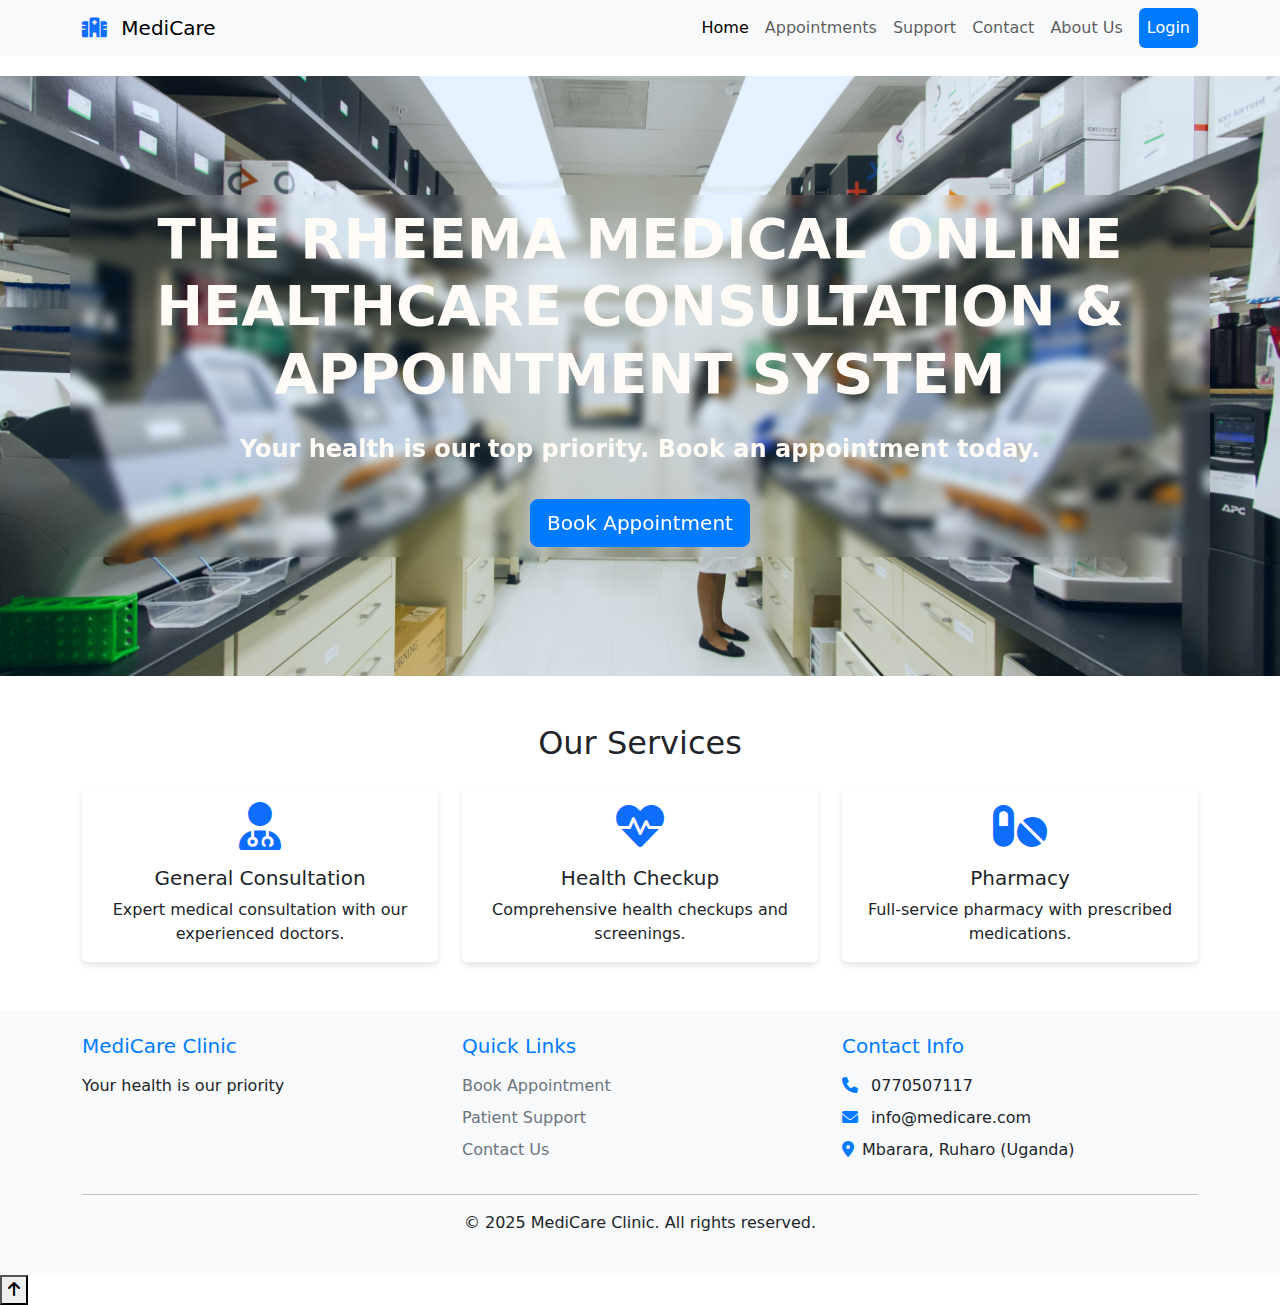
<file: index.html>
<!DOCTYPE html>
<html lang="en">
<head>
    <meta charset="UTF-8">
    <meta name="viewport" content="width=device-width, initial-scale=1.0">
    <title>MediCare Clinic - Your Health, Our Priority</title>
    <!-- Bootstrap CSS -->
    <link href="https://cdn.jsdelivr.net/npm/bootstrap@5.3.0/dist/css/bootstrap.min.css" rel="stylesheet">
    <!-- Font Awesome -->
    <link href="https://cdnjs.cloudflare.com/ajax/libs/font-awesome/6.0.0/css/all.min.css" rel="stylesheet">
    <!-- Custom CSS -->
    <link href="css/style.css" rel="stylesheet">
</head>
<body>
    <!-- Navigation -->
    <nav class="navbar navbar-expand-lg navbar-light bg-light fixed-top">
        <div class="container">
            <a class="navbar-brand" href="index.html">
                <i class="fas fa-hospital-alt text-primary"></i> MediCare
            </a>
            <button class="navbar-toggler" type="button" data-bs-toggle="collapse" data-bs-target="#navbarNav">
                <span class="navbar-toggler-icon"></span>
            </button>
            <div class="collapse navbar-collapse" id="navbarNav">
                <ul class="navbar-nav ms-auto">
                    <li class="nav-item">
                        <a class="nav-link active" href="index.html">Home</a>
                    </li>
                    <li class="nav-item">
                        <a class="nav-link" href="pages/appointments.html">Appointments</a>
                    </li>
                    <li class="nav-item">
                        <a class="nav-link" href="pages/support.html">Support</a>
                    </li>
                    <li class="nav-item">
                        <a class="nav-link" href="pages/contact.html">Contact</a>
                    </li>
                    <li class="nav-item">
                        <a class="nav-link" href="pages/about.html">About Us</a>
                    </li>
                    <li class="nav-item">
                        <a class="nav-link btn btn-primary text-white ms-2" href="#" data-bs-toggle="modal" data-bs-target="#loginModal">Login</a>
                    </li>
                </ul>
            </div>
        </div>
    </nav>

    <!-- Hero Section -->
    <header class="hero-section">
        <div class="container h-100">
            <div class="row h-100 align-items-center">
                <div class="col-12 text-center inner-hero">
                    <h1 class="fw-light" style="text-transform: uppercase;">The Rheema Medical Online Healthcare Consultation & Appointment System</h1>
                    <p class="lead">Your health is our top priority. Book an appointment today.</p>
                    <a href="pages/appointments.html" class="btn btn-primary btn-lg">Book Appointment</a>
                </div>
            </div>
        </div>
    </header>

    <!-- Services Section -->
    <section class="services py-5">
        <div class="container">
            <h2 class="text-center mb-4">Our Services</h2>
            <div class="row g-4">
                <div class="col-md-4">
                    <div class="card h-100">
                        <div class="card-body text-center">
                            <i class="fas fa-user-md fa-3x text-primary mb-3"></i>
                            <h5 class="card-title">General Consultation</h5>
                            <p class="card-text">Expert medical consultation with our experienced doctors.</p>
                        </div>
                    </div>
                </div>
                <div class="col-md-4">
                    <div class="card h-100">
                        <div class="card-body text-center">
                            <i class="fas fa-heartbeat fa-3x text-primary mb-3"></i>
                            <h5 class="card-title">Health Checkup</h5>
                            <p class="card-text">Comprehensive health checkups and screenings.</p>
                        </div>
                    </div>
                </div>
                <div class="col-md-4">
                    <div class="card h-100">
                        <div class="card-body text-center">
                            <i class="fas fa-pills fa-3x text-primary mb-3"></i>
                            <h5 class="card-title">Pharmacy</h5>
                            <p class="card-text">Full-service pharmacy with prescribed medications.</p>
                        </div>
                    </div>
                </div>
            </div>
        </div>
    </section>

    <!-- Login Modal -->
    <div class="modal fade" id="loginModal" tabindex="-1">
        <div class="modal-dialog">
            <div class="modal-content">
                <div class="modal-header">
                    <h5 class="modal-title">Login</h5>
                    <button type="button" class="btn-close" data-bs-dismiss="modal"></button>
                </div>
                <div class="modal-body">
                    <form id="loginForm">
                        <div class="mb-3">
                            <label for="email" class="form-label">Email address</label>
                            <input type="email" class="form-control" id="email" required>
                        </div>
                        <div class="mb-3">
                            <label for="password" class="form-label">Password</label>
                            <input type="password" class="form-control" id="password" required>
                        </div>
                        <div class="mb-3">
                            <a href="#" class="text-primary">Forgot Password?</a>
                        </div>
                        <button type="submit" class="btn btn-primary w-100">Login</button>
                    </form>
                    <hr>
                    <p class="text-center">Don't have an account? <a href="#" data-bs-toggle="modal" data-bs-target="#registerModal">Register</a></p>
                </div>
            </div>
        </div>
    </div>

    <!-- Register Modal -->
    <div class="modal fade" id="registerModal" tabindex="-1">
        <div class="modal-dialog">
            <div class="modal-content">
                <div class="modal-header">
                    <h5 class="modal-title">Register</h5>
                    <button type="button" class="btn-close" data-bs-dismiss="modal"></button>
                </div>
                <div class="modal-body">
                    <form id="registerForm">
                        <div class="mb-3">
                            <label for="regName" class="form-label">Full Name</label>
                            <input type="text" class="form-control" id="regName" required>
                        </div>
                        <div class="mb-3">
                            <label for="regEmail" class="form-label">Email address</label>
                            <input type="email" class="form-control" id="regEmail" required>
                        </div>
                        <div class="mb-3">
                            <label for="regPassword" class="form-label">Password</label>
                            <input type="password" class="form-control" id="regPassword" required>
                        </div>
                        <div class="mb-3">
                            <label for="regConfirmPassword" class="form-label">Confirm Password</label>
                            <input type="password" class="form-control" id="regConfirmPassword" required>
                        </div>
                        <button type="submit" class="btn btn-primary w-100">Register</button>
                    </form>
                </div>
            </div>
        </div>
    </div>

    <!-- Footer -->
    <footer class="bg-light py-4">
        <div class="container">
            <div class="row">
                <div class="col-md-4">
                    <h5>MediCare Clinic</h5>
                    <p>Your health is our priority</p>
                </div>
                <div class="col-md-4">
                    <h5>Quick Links</h5>
                    <ul class="list-unstyled">
                        <li><a href="appointments.html">Book Appointment</a></li>
                        <li><a href="support.html">Patient Support</a></li>
                        <li><a href="contact.html">Contact Us</a></li>
                    </ul>
                </div>
                <div class="col-md-4">
                    <h5>Contact Info</h5>
                    <ul class="list-unstyled">
                        <li><i class="fas fa-phone"></i> 0770507117</li>
                        <li><i class="fas fa-envelope"></i> info@medicare.com</li>
                        <li><i class="fas fa-map-marker-alt"></i>Mbarara, Ruharo  (Uganda)</li>
                    </ul>
                </div>
            </div>
            <hr>
            <div class="text-center">
                <p>&copy; 2025 MediCare Clinic. All rights reserved.</p>
            </div>
        </div>
    </footer>


    <!-- Bootstrap JS -->
    <script src="https://cdn.jsdelivr.net/npm/bootstrap@5.3.0/dist/js/bootstrap.bundle.min.js"></script>
    <!-- Custom JS -->
    <script src="js/auth.js"></script>
    <script src="js/main.js"></script>
</body>
</html>
</file>
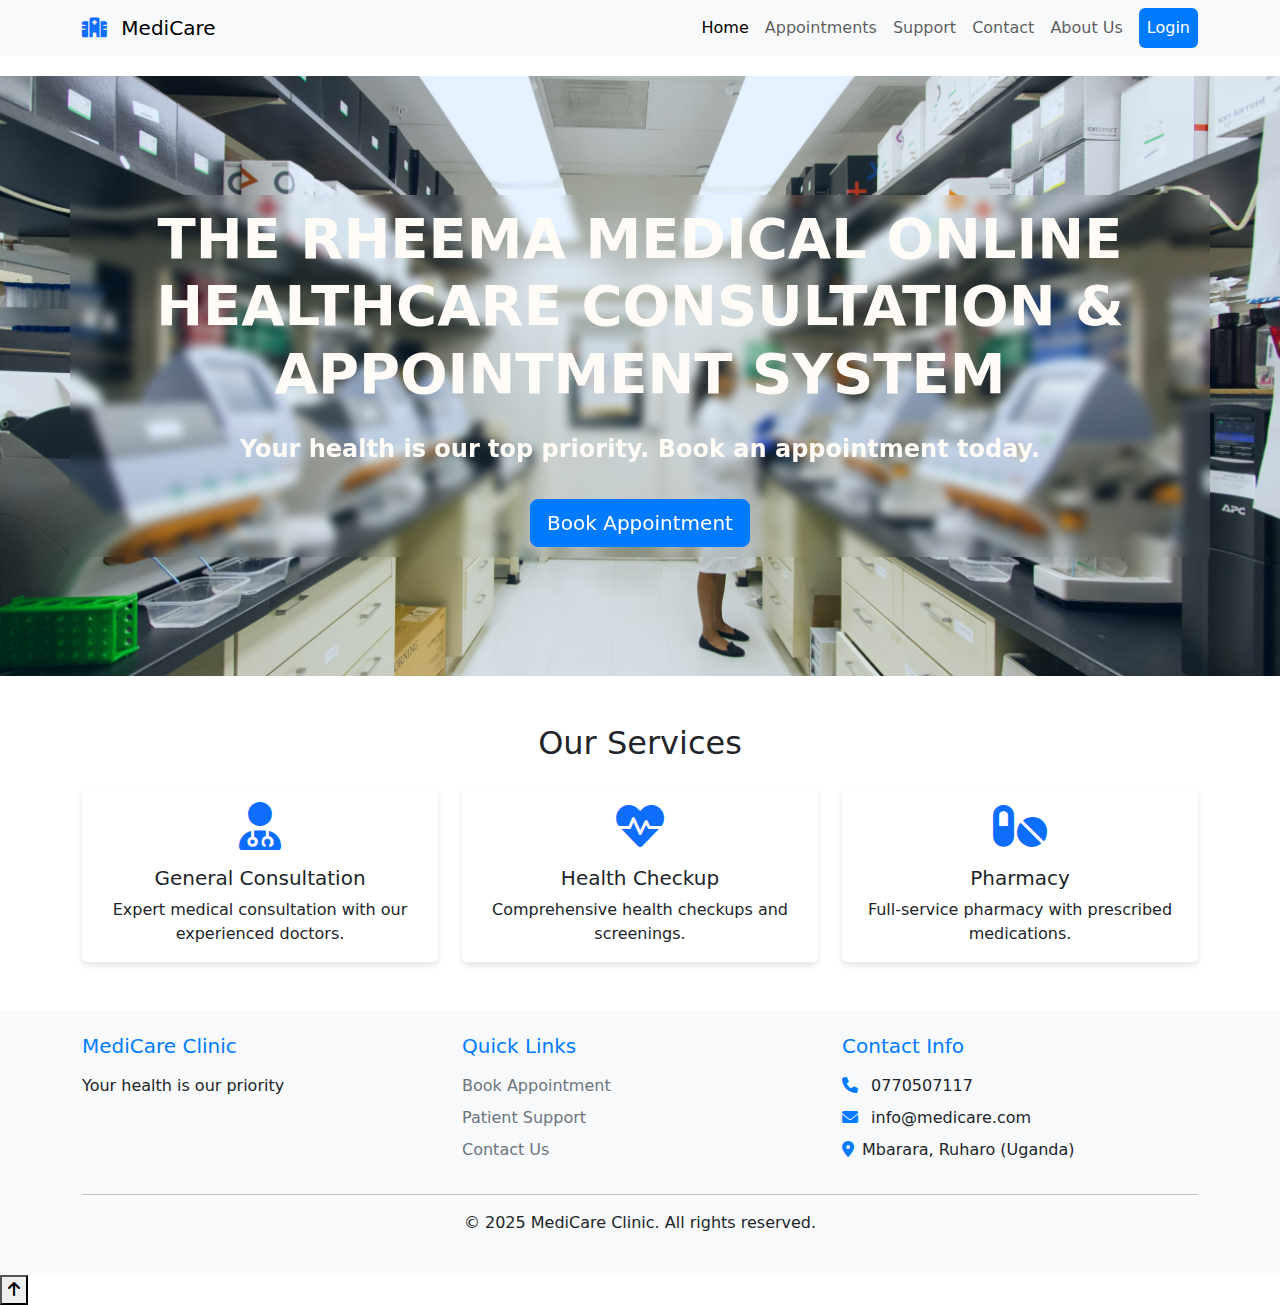
<file: pages/appointments.html>
<!DOCTYPE html>
<html lang="en">
<head>
    <meta charset="UTF-8">
    <meta name="viewport" content="width=device-width, initial-scale=1.0">
    <title>Book Appointment - MediCare Clinic</title>
    <!-- Bootstrap CSS -->
    <link href="https://cdn.jsdelivr.net/npm/bootstrap@5.3.0/dist/css/bootstrap.min.css" rel="stylesheet">
    <!-- Font Awesome -->
    <link href="https://cdnjs.cloudflare.com/ajax/libs/font-awesome/6.0.0/css/all.min.css" rel="stylesheet">
    <!-- Custom CSS -->
    <link href="../css/style.css" rel="stylesheet">
</head>
<body>
    <!-- Navigation -->
    <nav class="navbar navbar-expand-lg navbar-light bg-light fixed-top">
        <div class="container">
            <a class="navbar-brand" href="../index.html">
                <i class="fas fa-hospital-alt text-primary"></i> MediCare
            </a>
            <button class="navbar-toggler" type="button" data-bs-toggle="collapse" data-bs-target="#navbarNav">
                <span class="navbar-toggler-icon"></span>
            </button>
            <div class="collapse navbar-collapse" id="navbarNav">
                <ul class="navbar-nav ms-auto">
                    <li class="nav-item">
                        <a class="nav-link" href="../index.html">Home</a>
                    </li>
                    <li class="nav-item">
                        <a class="nav-link active" href="appointments.html">Appointments</a>
                    </li>
                    <li class="nav-item">
                        <a class="nav-link" href="support.html">Support</a>
                    </li>
                    <li class="nav-item">
                        <a class="nav-link" href="contact.html">Contact</a>
                    </li>
                    <li class="nav-item">
                        <a class="nav-link" href="about.html">About Us</a>
                    </li>
                    <li class="nav-item">
                        <a class="nav-link btn btn-primary text-white ms-2" href="#" data-bs-toggle="modal" data-bs-target="#loginModal">Login</a>
                    </li>
                </ul>
            </div>
        </div>
    </nav>

    <!-- Appointment Section -->
    <section class="appointment-section py-5">
        <div class="container">
            <h2 class="text-center mb-5">Book an Appointment</h2>
            <div class="row justify-content-center">
                <div class="col-md-8">
                    <div class="appointment-form">
                        <form id="appointmentForm">
                            <div class="row g-3">
                                <!-- Personal Information -->
                                <div class="col-md-6">
                                    <label for="firstName" class="form-label">First Name</label>
                                    <input type="text" class="form-control" id="firstName" required>
                                </div>
                                <div class="col-md-6">
                                    <label for="lastName" class="form-label">Last Name</label>
                                    <input type="text" class="form-control" id="lastName" required>
                                </div>
                                <div class="col-md-6">
                                    <label for="email" class="form-label">Email</label>
                                    <input type="email" class="form-control" id="appointmentEmail" required>
                                </div>
                                <div class="col-md-6">
                                    <label for="phone" class="form-label">Phone Number</label>
                                    <input type="tel" class="form-control" id="phone" required>
                                </div>

                                <!-- Appointment Details -->
                                <div class="col-md-6">
                                    <label for="appointmentDate" class="form-label">Preferred Date</label>
                                    <input type="date" class="form-control" id="appointmentDate" required>
                                </div>
                                <div class="col-md-6">
                                    <label for="appointmentTime" class="form-label">Preferred Time</label>
                                    <select class="form-select" id="appointmentTime" required>
                                        <option value="">Choose time...</option>
                                        <option value="09:00">09:00 AM</option>
                                        <option value="10:00">10:00 AM</option>
                                        <option value="11:00">11:00 AM</option>
                                        <option value="12:00">12:00 PM</option>
                                        <option value="14:00">02:00 PM</option>
                                        <option value="15:00">03:00 PM</option>
                                        <option value="16:00">04:00 PM</option>
                                    </select>
                                </div>
                                <div class="col-md-6">
                                    <label for="department" class="form-label">Department</label>
                                    <select class="form-select" id="department" required>
                                        <option value="">Select department...</option>
                                        <option value="general">General Medicine</option>
                                        <option value="cardiology">Cardiology</option>
                                        <option value="dental">Dental</option>
                                        <option value="orthopedics">Orthopedics</option>
                                        <option value="pediatrics">Pediatrics</option>
                                    </select>
                                </div>
                                <div class="col-md-6">
                                    <label for="doctor" class="form-label">Doctor</label>
                                    <select class="form-select" id="doctor" required>
                                        <option value="">Select doctor...</option>
                                        <!-- Options will be populated based on department selection -->
                                    </select>
                                </div>
                                <div class="col-12">
                                    <label for="reason" class="form-label">Reason for Visit</label>
                                    <textarea class="form-control" id="reason" rows="3" required></textarea>
                                </div>

                                <!-- Submit Button -->
                                <div class="col-12 text-center mt-4">
                                    <button type="submit" class="btn btn-primary btn-lg" id="submitAppointment">
                                        Book Appointment
                                    </button>
                                </div>
                            </div>
                        </form>
                    </div>
                </div>
            </div>
        </div>
    </section>

     <!-- Login Modal -->
     <div class="modal fade" id="loginModal" tabindex="-1">
        <div class="modal-dialog">
            <div class="modal-content">
                <div class="modal-header">
                    <h5 class="modal-title">Login</h5>
                    <button type="button" class="btn-close" data-bs-dismiss="modal"></button>
                </div>
                <div class="modal-body">
                    <form id="loginForm">
                        <div class="mb-3">
                            <label for="email" class="form-label">Email address</label>
                            <input type="email" class="form-control" id="email" required>
                        </div>
                        <div class="mb-3">
                            <label for="password" class="form-label">Password</label>
                            <input type="password" class="form-control" id="password" required>
                        </div>
                        <div class="mb-3">
                            <a href="#" class="text-primary">Forgot Password?</a>
                        </div>
                        <button type="submit" class="btn btn-primary w-100">Login</button>
                    </form>
                    <hr>
                    <p class="text-center">Don't have an account? <a href="#" data-bs-toggle="modal" data-bs-target="#registerModal">Register</a></p>
                </div>
            </div>
        </div>
    </div>

    <!-- Register Modal -->
    <div class="modal fade" id="registerModal" tabindex="-1">
        <div class="modal-dialog">
            <div class="modal-content">
                <div class="modal-header">
                    <h5 class="modal-title">Register</h5>
                    <button type="button" class="btn-close" data-bs-dismiss="modal"></button>
                </div>
                <div class="modal-body">
                    <form id="registerForm">
                        <div class="mb-3">
                            <label for="regName" class="form-label">Full Name</label>
                            <input type="text" class="form-control" id="regName" required>
                        </div>
                        <div class="mb-3">
                            <label for="regEmail" class="form-label">Email address</label>
                            <input type="email" class="form-control" id="regEmail" required>
                        </div>
                        <div class="mb-3">
                            <label for="regPassword" class="form-label">Password</label>
                            <input type="password" class="form-control" id="regPassword" required>
                        </div>
                        <div class="mb-3">
                            <label for="regConfirmPassword" class="form-label">Confirm Password</label>
                            <input type="password" class="form-control" id="regConfirmPassword" required>
                        </div>
                        <button type="submit" class="btn btn-primary w-100">Register</button>
                    </form>
                </div>
            </div>
        </div>
    </div>

    <!-- Footer -->
    <footer class="bg-light py-4">
        <div class="container">
            <div class="row">
                <div class="col-md-4">
                    <h5>MediCare Clinic</h5>
                    <p>Your health is our priority</p>
                </div>
                <div class="col-md-4">
                    <h5>Quick Links</h5>
                    <ul class="list-unstyled">
                        <li><a href="appointments.html">Book Appointment</a></li>
                        <li><a href="support.html">Patient Support</a></li>
                        <li><a href="contact.html">Contact Us</a></li>
                    </ul>
                </div>
                <div class="col-md-4">
                    <h5>Contact Info</h5>
                    <ul class="list-unstyled">
                        <li><i class="fas fa-phone"></i> 0770507117</li>
                        <li><i class="fas fa-envelope"></i> info@medicare.com</li>
                        <li><i class="fas fa-map-marker-alt"></i>Mbarara, Ruharo  (Uganda)</li>
                    </ul>
                </div>
            </div>
            <hr>
            <div class="text-center">
                <p>&copy; 2025 MediCare Clinic. All rights reserved.</p>
            </div>
        </div>
    </footer>


    <!-- Bootstrap JS -->
    <script src="https://cdn.jsdelivr.net/npm/bootstrap@5.3.0/dist/js/bootstrap.bundle.min.js"></script>
    <!-- Custom JS -->
    <script src="../js/auth.js"></script>
    <script src="../js/appointments.js"></script>
</body>
</html>
</file>
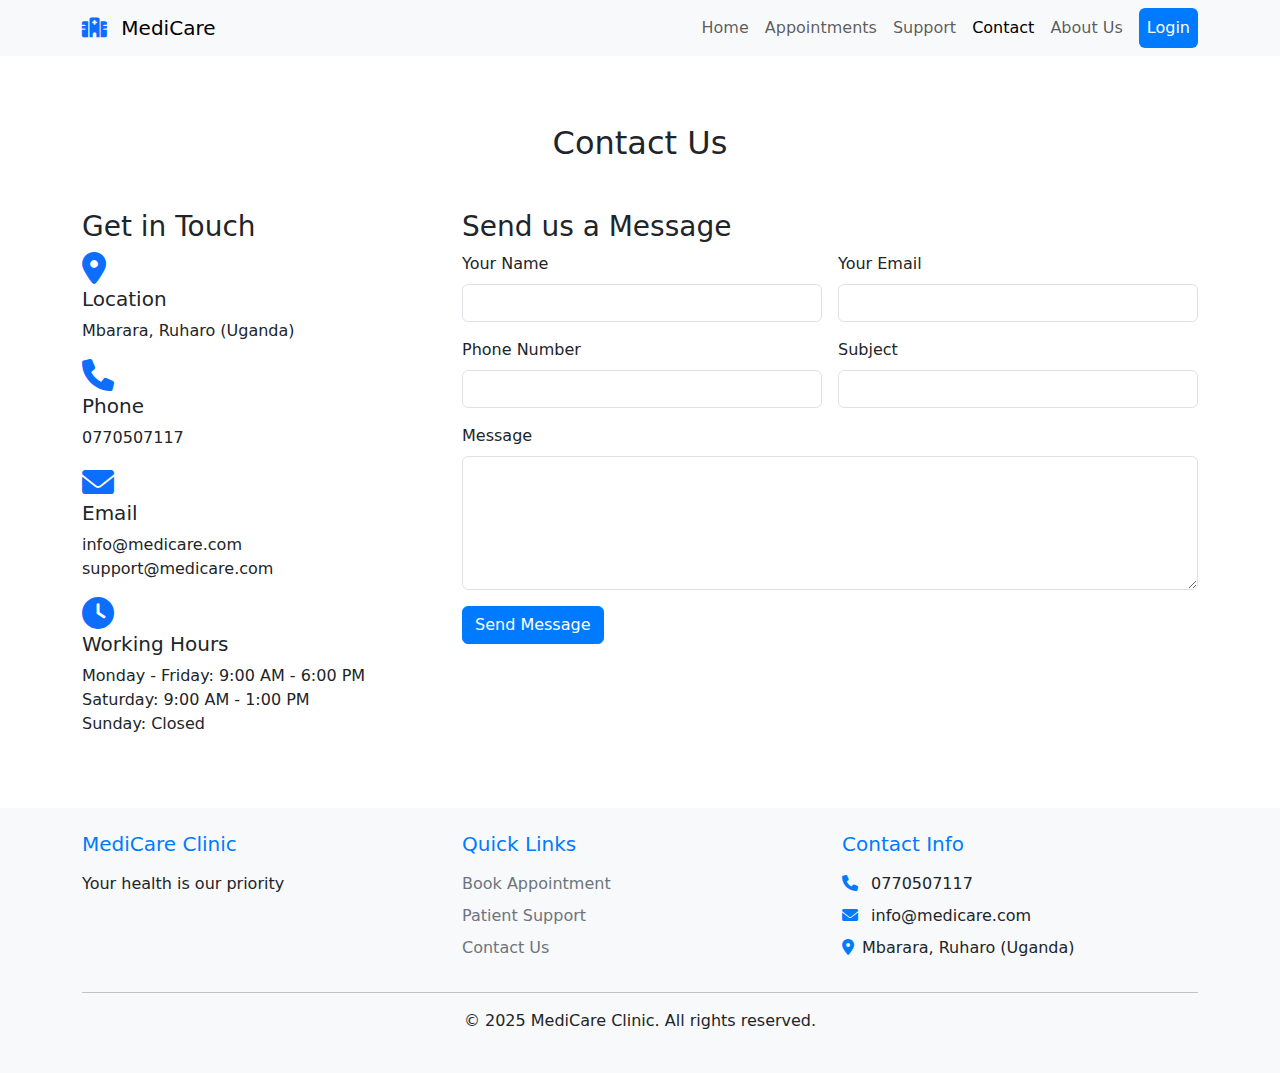
<file: pages/contact.html>
<!DOCTYPE html>
<html lang="en">
<head>
    <meta charset="UTF-8">
    <meta name="viewport" content="width=device-width, initial-scale=1.0">
    <title>Contact Us - MediCare Clinic</title>
    <!-- Bootstrap CSS -->
    <link href="https://cdn.jsdelivr.net/npm/bootstrap@5.3.0/dist/css/bootstrap.min.css" rel="stylesheet">
    <!-- Font Awesome -->
    <link href="https://cdnjs.cloudflare.com/ajax/libs/font-awesome/6.0.0/css/all.min.css" rel="stylesheet">
    <!-- Custom CSS -->
    <link href="../css/style.css" rel="stylesheet">
</head>
<body>
    <!-- Navigation -->
    <nav class="navbar navbar-expand-lg navbar-light bg-light fixed-top">
        <div class="container">
            <a class="navbar-brand" href="../index.html">
                <i class="fas fa-hospital-alt text-primary"></i> MediCare
            </a>
            <button class="navbar-toggler" type="button" data-bs-toggle="collapse" data-bs-target="#navbarNav">
                <span class="navbar-toggler-icon"></span>
            </button>
            <div class="collapse navbar-collapse" id="navbarNav">
                <ul class="navbar-nav ms-auto">
                    <li class="nav-item">
                        <a class="nav-link" href="../index.html">Home</a>
                    </li>
                    <li class="nav-item">
                        <a class="nav-link" href="appointments.html">Appointments</a>
                    </li>
                    <li class="nav-item">
                        <a class="nav-link" href="support.html">Support</a>
                    </li>
                    <li class="nav-item">
                        <a class="nav-link active" href="contact.html">Contact</a>
                    </li>
                    <li class="nav-item">
                        <a class="nav-link" href="about.html">About Us</a>
                    </li>
                    <li class="nav-item">
                        <a class="nav-link btn btn-primary text-white ms-2" href="#" data-bs-toggle="modal" data-bs-target="#loginModal">Login</a>
                    </li>
                </ul>
            </div>
        </div>
    </nav>

    <!-- Contact Section -->
    <section class="contact-section py-5">
        <div class="container">
            <h2 class="text-center mb-5">Contact Us</h2>
            <div class="row">
                <!-- Contact Information -->
                <div class="col-md-4">
                    <div class="contact-info mb-4">
                        <h3>Get in Touch</h3>
                        <div class="info-item mb-3">
                            <i class="fas fa-map-marker-alt fa-2x text-primary"></i>
                            <div class="info-content">
                                <h5>Location</h5>
                                <p>Mbarara, Ruharo (Uganda)</p>
                            </div>
                        </div>
                        <div class="info-item mb-3">
                            <i class="fas fa-phone fa-2x text-primary"></i>
                            <div class="info-content">
                                <h5>Phone</h5>
                                <p>0770507117</p>
                            </div>
                        </div>
                        <div class="info-item mb-3">
                            <i class="fas fa-envelope fa-2x text-primary"></i>
                            <div class="info-content">
                                <h5>Email</h5>
                                <p>info@medicare.com<br>support@medicare.com</p>
                            </div>
                        </div>
                        <div class="info-item">
                            <i class="fas fa-clock fa-2x text-primary"></i>
                            <div class="info-content">
                                <h5>Working Hours</h5>
                                <p>Monday - Friday: 9:00 AM - 6:00 PM<br>
                                   Saturday: 9:00 AM - 1:00 PM<br>
                                   Sunday: Closed</p>
                            </div>
                        </div>
                    </div>
                </div>

                <!-- Contact Form -->
                <div class="col-md-8">
                    <div class="contact-form">
                        <h3>Send us a Message</h3>
                        <form id="contactForm">
                            <div class="row g-3">
                                <div class="col-md-6">
                                    <label for="name" class="form-label">Your Name</label>
                                    <input type="text" class="form-control" id="name" required>
                                </div>
                                <div class="col-md-6">
                                    <label for="email" class="form-label">Your Email</label>
                                    <input type="email" class="form-control" id="email" required>
                                </div>
                                <div class="col-md-6">
                                    <label for="phone" class="form-label">Phone Number</label>
                                    <input type="tel" class="form-control" id="phone">
                                </div>
                                <div class="col-md-6">
                                    <label for="subject" class="form-label">Subject</label>
                                    <input type="text" class="form-control" id="subject" required>
                                </div>
                                <div class="col-12">
                                    <label for="message" class="form-label">Message</label>
                                    <textarea class="form-control" id="message" rows="5" required></textarea>
                                </div>
                                <div class="col-12">
                                    <button type="submit" class="btn btn-primary">Send Message</button>
                                </div>
                            </div>
                        </form>
                    </div>
                </div>
            </div>

           
        </div>
    </section>

    <!-- Footer -->
    <footer class="bg-light py-4">
        <div class="container">
            <div class="row">
                <div class="col-md-4">
                    <h5>MediCare Clinic</h5>
                    <p>Your health is our priority</p>
                </div>
                <div class="col-md-4">
                    <h5>Quick Links</h5>
                    <ul class="list-unstyled">
                        <li><a href="appointments.html">Book Appointment</a></li>
                        <li><a href="support.html">Patient Support</a></li>
                        <li><a href="contact.html">Contact Us</a></li>
                    </ul>
                </div>
                <div class="col-md-4">
                    <h5>Contact Info</h5>
                    <ul class="list-unstyled">
                        <li><i class="fas fa-phone"></i> 0770507117</li>
                        <li><i class="fas fa-envelope"></i> info@medicare.com</li>
                        <li><i class="fas fa-map-marker-alt"></i>Mbarara, Ruharo  (Uganda)</li>
                    </ul>
                </div>
            </div>
            <hr>
            <div class="text-center">
                <p>&copy; 2025 MediCare Clinic. All rights reserved.</p>
            </div>
        </div>
    </footer>

    <!-- Bootstrap JS -->
    <script src="https://cdn.jsdelivr.net/npm/bootstrap@5.3.0/dist/js/bootstrap.bundle.min.js"></script>
    <!-- Custom JS -->
    <script src="../js/auth.js"></script>
    <script src="../js/contact.js"></script>
</body>
</html>
</file>
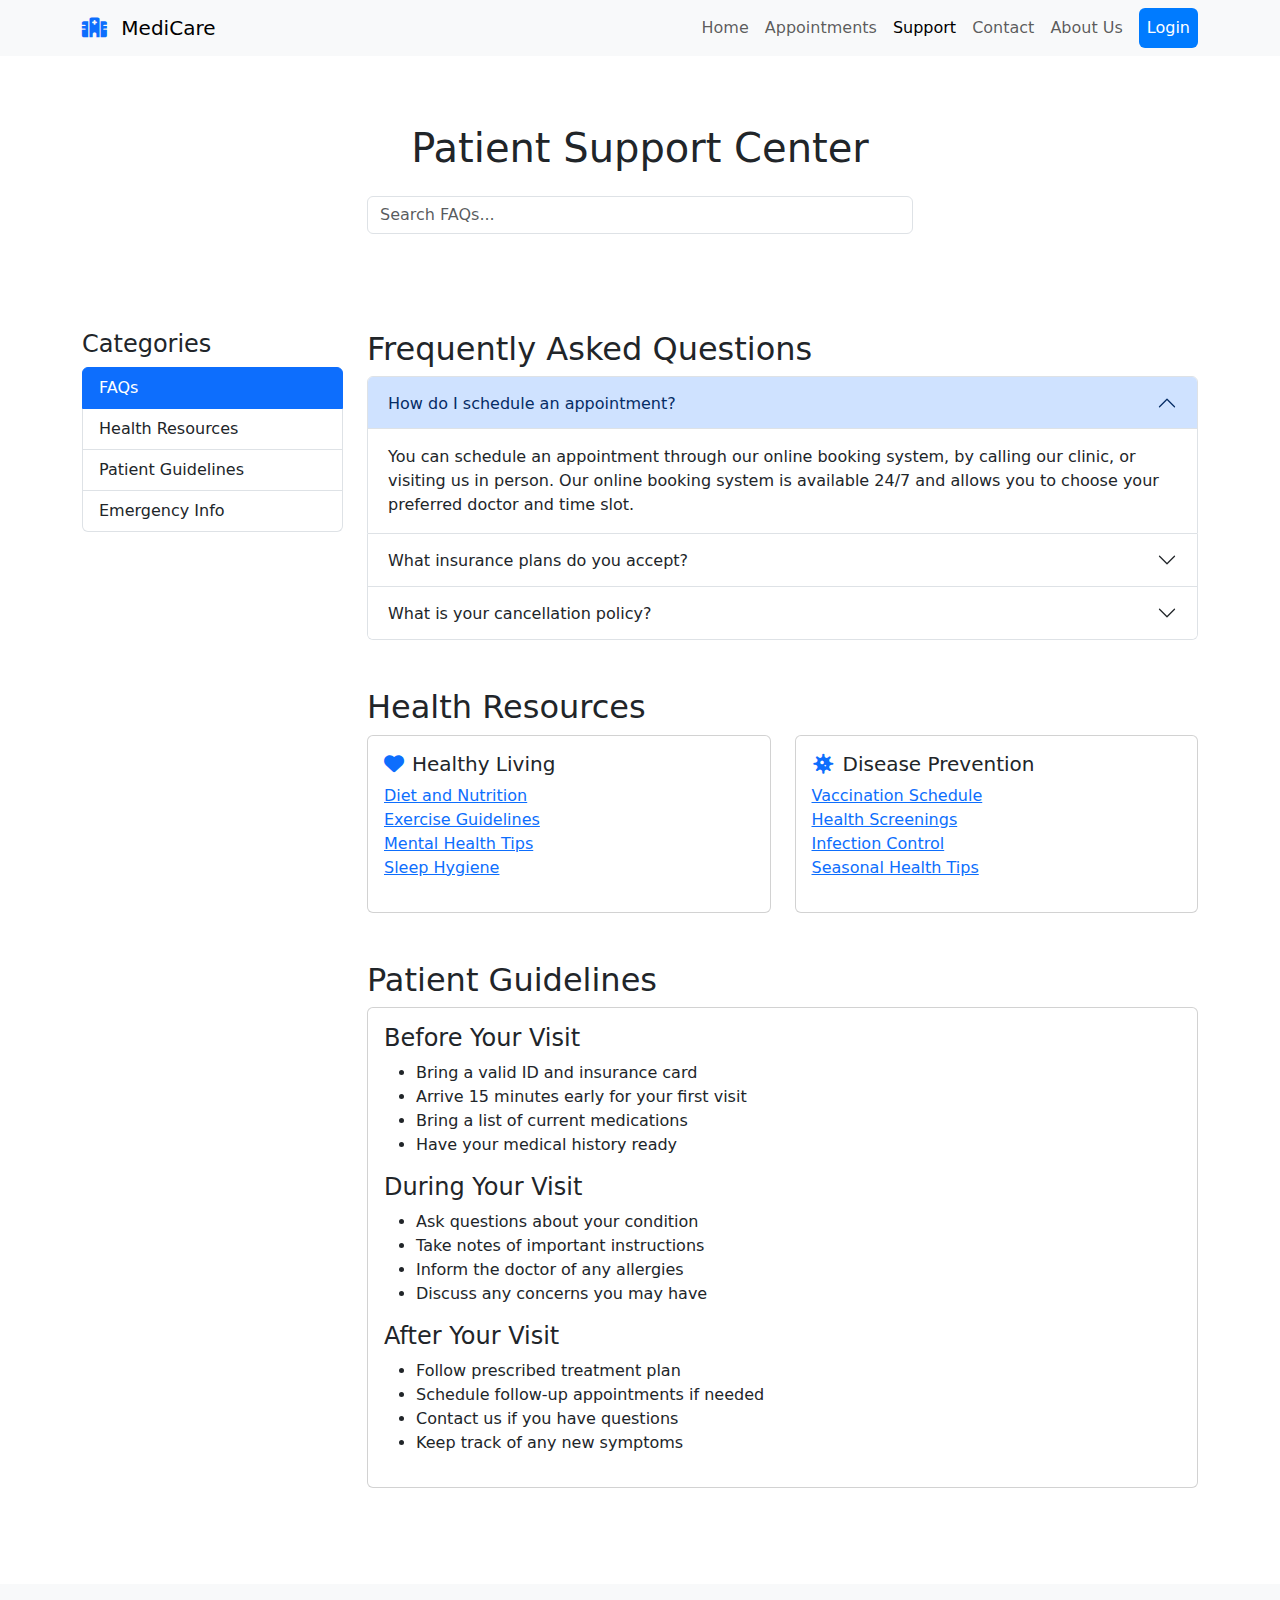
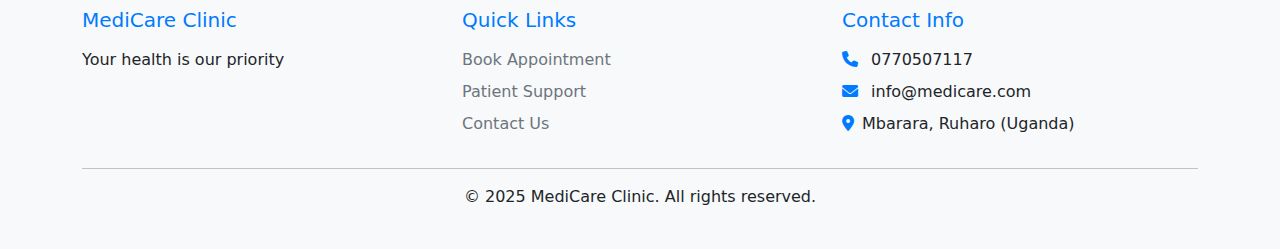
<file: pages/support.html>
<!DOCTYPE html>
<html lang="en">
<head>
    <meta charset="UTF-8">
    <meta name="viewport" content="width=device-width, initial-scale=1.0">
    <title>Patient Support - MediCare Clinic</title>
    <!-- Bootstrap CSS -->
    <link href="https://cdn.jsdelivr.net/npm/bootstrap@5.3.0/dist/css/bootstrap.min.css" rel="stylesheet">
    <!-- Font Awesome -->
    <link href="https://cdnjs.cloudflare.com/ajax/libs/font-awesome/6.0.0/css/all.min.css" rel="stylesheet">
    <!-- Custom CSS -->
    <link href="../css/style.css" rel="stylesheet">
</head>
<body>
    <!-- Navigation -->
    <nav class="navbar navbar-expand-lg navbar-light bg-light fixed-top">
        <div class="container">
            <a class="navbar-brand" href="../index.html">
                <i class="fas fa-hospital-alt text-primary"></i> MediCare
            </a>
            <button class="navbar-toggler" type="button" data-bs-toggle="collapse" data-bs-target="#navbarNav">
                <span class="navbar-toggler-icon"></span>
            </button>
            <div class="collapse navbar-collapse" id="navbarNav">
                <ul class="navbar-nav ms-auto">
                    <li class="nav-item">
                        <a class="nav-link" href="../index.html">Home</a>
                    </li>
                    <li class="nav-item">
                        <a class="nav-link" href="appointments.html">Appointments</a>
                    </li>
                    <li class="nav-item">
                        <a class="nav-link active" href="support.html">Support</a>
                    </li>
                    <li class="nav-item">
                        <a class="nav-link" href="contact.html">Contact</a>
                    </li>
                    <li class="nav-item">
                        <a class="nav-link" href="about.html">About Us</a>
                    </li>
                    <li class="nav-item">
                        <a class="nav-link btn btn-primary text-white ms-2" href="#" data-bs-toggle="modal" data-bs-target="#loginModal">Login</a>
                    </li>
                </ul>
            </div>
        </div>
    </nav>

    <!-- Support Header -->
    <header class="support-header py-5">
        <div class="container">
            <h1 class="text-center mb-4">Patient Support Center</h1>
            <div class="row justify-content-center">
                <div class="col-md-6">
                    <div class="search-box">
                        <input type="text" class="form-control" id="searchFAQ" placeholder="Search FAQs...">
                    </div>
                </div>
            </div>
        </div>
    </header>

    <!-- Main Content -->
    <section class="support-content py-5">
        <div class="container">
            <div class="row">
                <!-- Left Sidebar - Categories -->
                <div class="col-md-3">
                    <div class="support-categories mb-4">
                        <h4>Categories</h4>
                        <div class="list-group">
                            <a href="#faq" class="list-group-item list-group-item-action active">FAQs</a>
                            <a href="#resources" class="list-group-item list-group-item-action">Health Resources</a>
                            <a href="#guidelines" class="list-group-item list-group-item-action">Patient Guidelines</a>
                            <a href="#emergency" class="list-group-item list-group-item-action">Emergency Info</a>
                        </div>
                    </div>
                </div>

                <!-- Main Content Area -->
                <div class="col-md-9">
                    <!-- FAQs Section -->
                    <section id="faq" class="mb-5">
                        <h2>Frequently Asked Questions</h2>
                        <div class="accordion" id="faqAccordion">
                            <!-- Appointments -->
                            <div class="accordion-item">
                                <h3 class="accordion-header">
                                    <button class="accordion-button" type="button" data-bs-toggle="collapse" data-bs-target="#faq1">
                                        How do I schedule an appointment?
                                    </button>
                                </h3>
                                <div id="faq1" class="accordion-collapse collapse show" data-bs-parent="#faqAccordion">
                                    <div class="accordion-body">
                                        You can schedule an appointment through our online booking system, by calling our clinic, or visiting us in person. Our online booking system is available 24/7 and allows you to choose your preferred doctor and time slot.
                                    </div>
                                </div>
                            </div>

                            <!-- Insurance -->
                            <div class="accordion-item">
                                <h3 class="accordion-header">
                                    <button class="accordion-button collapsed" type="button" data-bs-toggle="collapse" data-bs-target="#faq2">
                                        What insurance plans do you accept?
                                    </button>
                                </h3>
                                <div id="faq2" class="accordion-collapse collapse" data-bs-parent="#faqAccordion">
                                    <div class="accordion-body">
                                        We accept most major insurance plans. Please contact our billing department or your insurance provider to verify coverage before your appointment.
                                    </div>
                                </div>
                            </div>

                            <!-- Cancellation -->
                            <div class="accordion-item">
                                <h3 class="accordion-header">
                                    <button class="accordion-button collapsed" type="button" data-bs-toggle="collapse" data-bs-target="#faq3">
                                        What is your cancellation policy?
                                    </button>
                                </h3>
                                <div id="faq3" class="accordion-collapse collapse" data-bs-parent="#faqAccordion">
                                    <div class="accordion-body">
                                        We request at least 24 hours notice for appointment cancellations. This allows us to offer the time slot to other patients who need care.
                                    </div>
                                </div>
                            </div>
                        </div>
                    </section>

                    <!-- Health Resources Section -->
                    <section id="resources" class="mb-5">
                        <h2>Health Resources</h2>
                        <div class="row g-4">
                            <div class="col-md-6">
                                <div class="card h-100">
                                    <div class="card-body">
                                        <h5 class="card-title"><i class="fas fa-heart text-primary me-2"></i>Healthy Living</h5>
                                        <ul class="list-unstyled">
                                            <li><a href="#">Diet and Nutrition</a></li>
                                            <li><a href="#">Exercise Guidelines</a></li>
                                            <li><a href="#">Mental Health Tips</a></li>
                                            <li><a href="#">Sleep Hygiene</a></li>
                                        </ul>
                                    </div>
                                </div>
                            </div>
                            <div class="col-md-6">
                                <div class="card h-100">
                                    <div class="card-body">
                                        <h5 class="card-title"><i class="fas fa-virus text-primary me-2"></i>Disease Prevention</h5>
                                        <ul class="list-unstyled">
                                            <li><a href="#">Vaccination Schedule</a></li>
                                            <li><a href="#">Health Screenings</a></li>
                                            <li><a href="#">Infection Control</a></li>
                                            <li><a href="#">Seasonal Health Tips</a></li>
                                        </ul>
                                    </div>
                                </div>
                            </div>
                        </div>
                    </section>

                    <!-- Patient Guidelines Section -->
                    <section id="guidelines" class="mb-5">
                        <h2>Patient Guidelines</h2>
                        <div class="card">
                            <div class="card-body">
                                <h4>Before Your Visit</h4>
                                <ul>
                                    <li>Bring a valid ID and insurance card</li>
                                    <li>Arrive 15 minutes early for your first visit</li>
                                    <li>Bring a list of current medications</li>
                                    <li>Have your medical history ready</li>
                                </ul>

                                <h4>During Your Visit</h4>
                                <ul>
                                    <li>Ask questions about your condition</li>
                                    <li>Take notes of important instructions</li>
                                    <li>Inform the doctor of any allergies</li>
                                    <li>Discuss any concerns you may have</li>
                                </ul>

                                <h4>After Your Visit</h4>
                                <ul>
                                    <li>Follow prescribed treatment plan</li>
                                    <li>Schedule follow-up appointments if needed</li>
                                    <li>Contact us if you have questions</li>
                                    <li>Keep track of any new symptoms</li>
                                </ul>
                            </div>
                        </div>
                    </section>

                 
                </div>
            </div>
        </div>
    </section>

    <!-- Footer -->
    <footer class="bg-light py-4">
        <div class="container">
            <div class="row">
                <div class="col-md-4">
                    <h5>MediCare Clinic</h5>
                    <p>Your health is our priority</p>
                </div>
                <div class="col-md-4">
                    <h5>Quick Links</h5>
                    <ul class="list-unstyled">
                        <li><a href="appointments.html">Book Appointment</a></li>
                        <li><a href="support.html">Patient Support</a></li>
                        <li><a href="contact.html">Contact Us</a></li>
                    </ul>
                </div>
                <div class="col-md-4">
                    <h5>Contact Info</h5>
                    <ul class="list-unstyled">
                        <li><i class="fas fa-phone"></i> 0770507117</li>
                        <li><i class="fas fa-envelope"></i> info@medicare.com</li>
                        <li><i class="fas fa-map-marker-alt"></i>Mbarara, Ruharo  (Uganda)</li>
                    </ul>
                </div>
            </div>
            <hr>
            <div class="text-center">
                <p>&copy; 2025 MediCare Clinic. All rights reserved.</p>
            </div>
        </div>
    </footer>

    <!-- Bootstrap JS -->
    <script src="https://cdn.jsdelivr.net/npm/bootstrap@5.3.0/dist/js/bootstrap.bundle.min.js"></script>
    <!-- Custom JS -->
    <script src="../js/auth.js"></script>
    <script src="../js/support.js"></script>
</body>
</html>
</file>
<file: css/style.css>
/* Global Styles */
:root {
    --primary-color: #007bff;
    --secondary-color: #6c757d;
    --success-color: #28a745;
    --warning-color: #ffc107;
    --danger-color: #dc3545;
}

body {
    padding-top: 76px; /* Navbar height + some padding */
}

/* Navigation */
.navbar-brand i {
    margin-right: 8px;
}

/* Hero Section */
.hero-section {
    background: linear-gradient(rgba(0, 123, 255, 0.1), rgba(0, 123, 255, 0.1)),
                url('../assets/images/b1.jpg') center/cover no-repeat;
    height: 600px;
    position: relative;
   
}

.hero-section h1 {
    font-size: 3.5rem;
    /* color: #333; */
    font-weight: 800 !important;
    margin-bottom: 1.5rem;
}

.hero-section .lead {
    font-size: 1.5rem;
    /* color: #666; */
    font-weight: 800 !important;
    margin-bottom: 2rem;
}
.inner-hero{
    backdrop-filter: blur(5px);
    padding:10px;
    color: #fffcf7 !important;
   
}
/* Services Section */
.services .card {
    transition: transform 0.3s ease;
    border: none;
    box-shadow: 0 4px 6px rgba(0, 0, 0, 0.1);
}

.services .card:hover {
    transform: translateY(-5px);
}

.services .card i {
    color: var(--primary-color);
}

/* Modal Customization */
.modal-header {
    background-color: var(--primary-color);
    color: white;
}

.modal-header .btn-close {
    color: white;
}

/* Forms */
.form-control:focus {
    border-color: var(--primary-color);
    box-shadow: 0 0 0 0.2rem rgba(0, 123, 255, 0.25);
}

/* Buttons */
.btn-primary {
    background-color: var(--primary-color);
    border-color: var(--primary-color);
}

.btn-primary:hover {
    background-color: #0056b3;
    border-color: #0056b3;
}

/* Footer */
footer {
    background-color: #f8f9fa;
}

footer h5 {
    color: var(--primary-color);
    margin-bottom: 1rem;
}

footer ul li {
    margin-bottom: 0.5rem;
}

footer a {
    color: var(--secondary-color);
    text-decoration: none;
    transition: color 0.3s ease;
}

footer a:hover {
    color: var(--primary-color);
}

footer i {
    margin-right: 8px;
    color: var(--primary-color);
}

/* Responsive Adjustments */
@media (max-width: 768px) {
    .hero-section {
        height: 400px;
    }

    .hero-section h1 {
        font-size: 2.5rem;
    }

    .hero-section .lead {
        font-size: 1.2rem;
    }
}

/* Animation Classes */
.fade-in {
    animation: fadeIn 0.5s ease-in;
}

@keyframes fadeIn {
    from {
        opacity: 0;
        transform: translateY(20px);
    }
    to {
        opacity: 1;
        transform: translateY(0);
    }
}

/* Custom Card Styles */
.custom-card {
    border-radius: 15px;
    overflow: hidden;
    transition: all 0.3s ease;
}

.custom-card:hover {
    transform: translateY(-5px);
    box-shadow: 0 8px 15px rgba(0, 0, 0, 0.1);
}

/* Appointment Form Styles */
.appointment-form {
    background-color: #fff;
    padding: 2rem;
    border-radius: 10px;
    box-shadow: 0 0 20px rgba(0, 0, 0, 0.1);
}

/* Loading Spinner */
.spinner {
    width: 40px;
    height: 40px;
    border: 4px solid #f3f3f3;
    border-top: 4px solid var(--primary-color);
    border-radius: 50%;
    animation: spin 1s linear infinite;
}

@keyframes spin {
    0% { transform: rotate(0deg); }
    100% { transform: rotate(360deg); }
}

/* Toast Notifications */
.toast-container {
    position: fixed;
    top: 20px;
    right: 20px;
    z-index: 1060;
}

.toast {
    background-color: white;
    border-left: 4px solid var(--primary-color);
}

.toast.success {
    border-left-color: var(--success-color);
}

.toast.error {
    border-left-color: var(--danger-color);
}

/* Accessibility */
.sr-only {
    position: absolute;
    width: 1px;
    height: 1px;
    padding: 0;
    margin: -1px;
    overflow: hidden;
    clip: rect(0, 0, 0, 0);
    border: 0;
}

/* Print Styles */
@media print {
    .no-print {
        display: none;
    }
    
    .print-only {
        display: block;
    }
}
</file>
